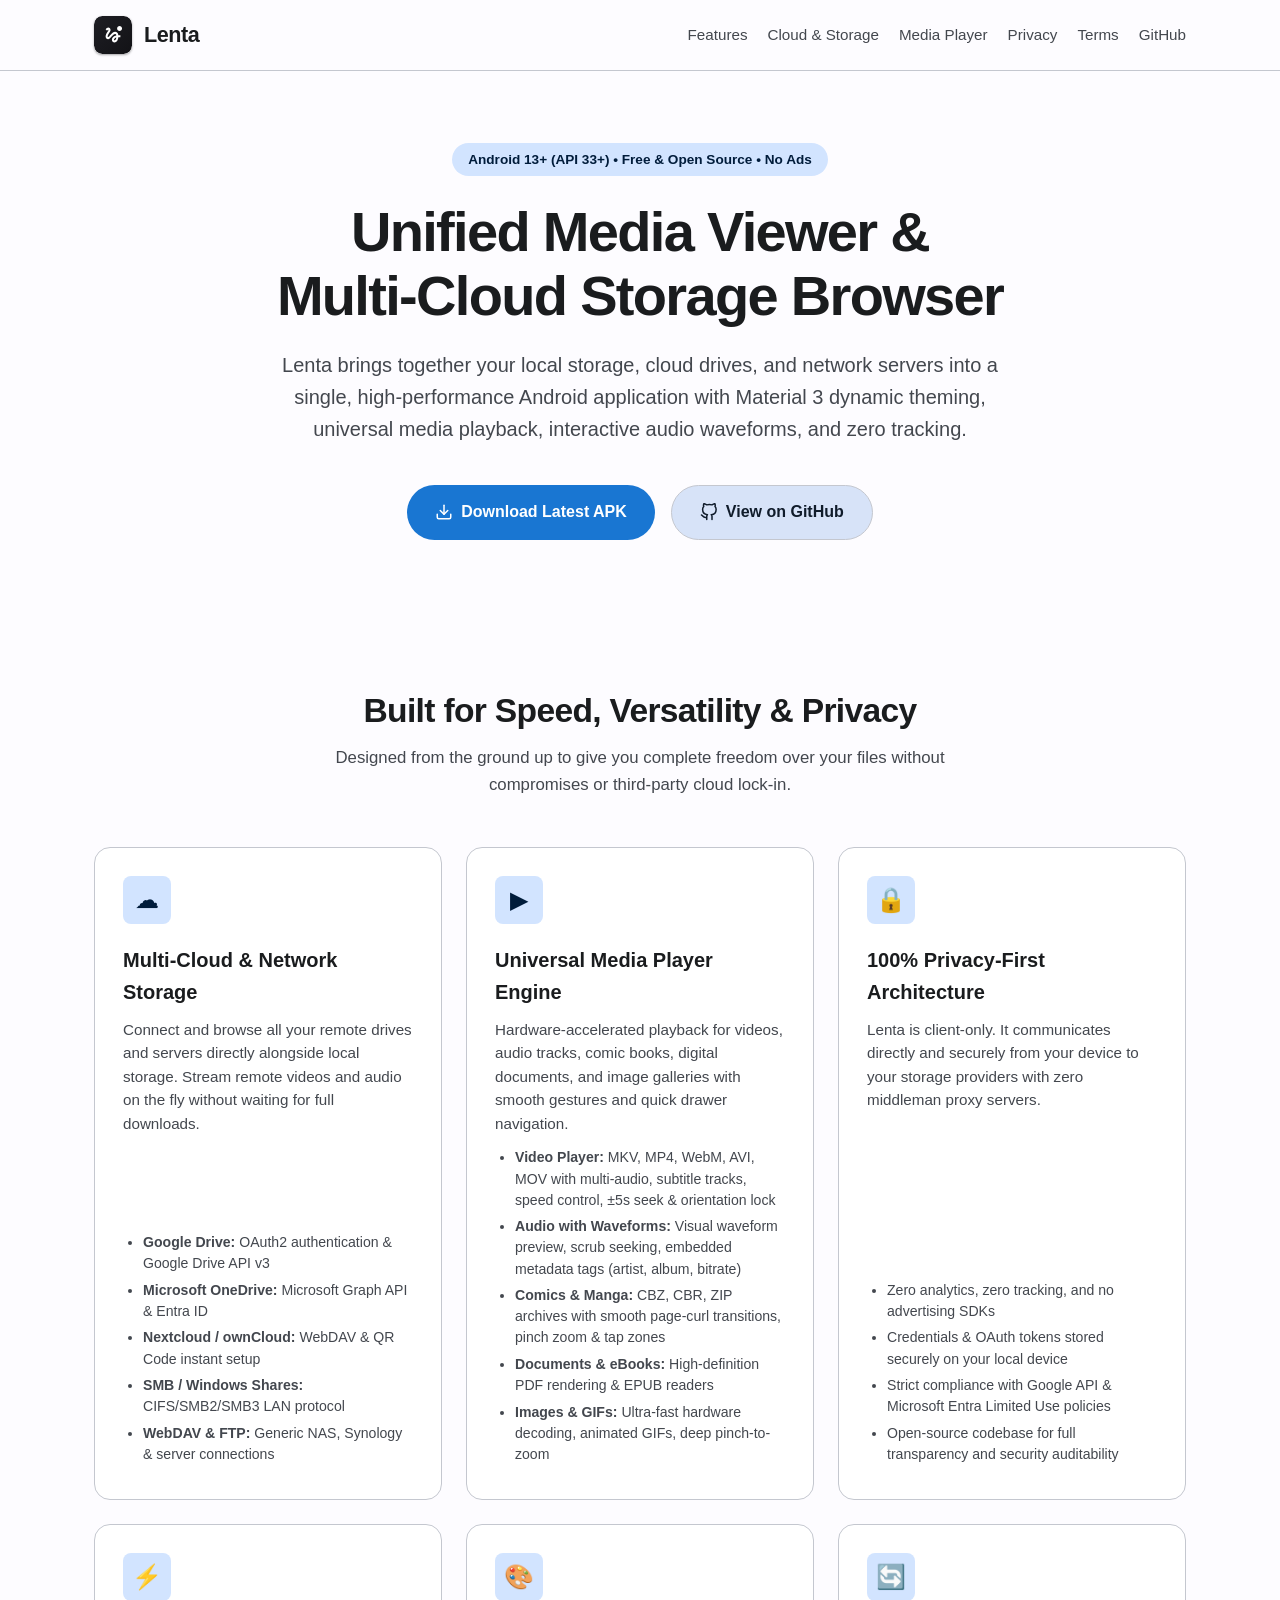
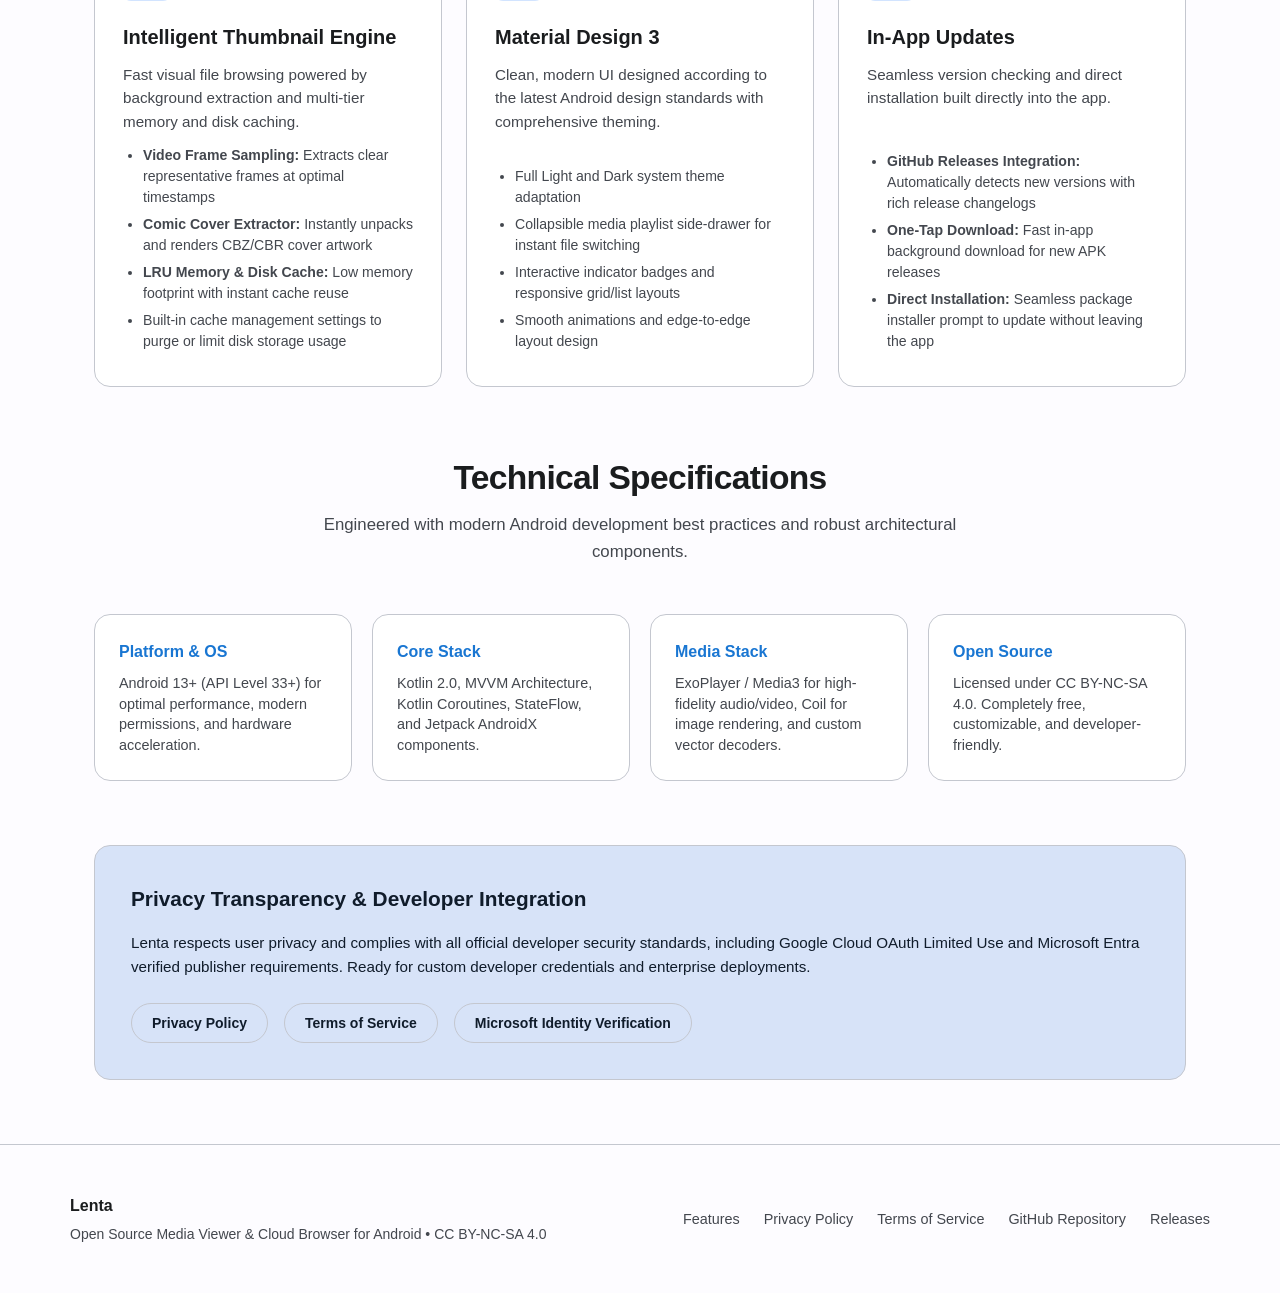
<file: index.html>
<!DOCTYPE html>
<html lang="en">
<head>
    <meta charset="UTF-8">
    <meta name="viewport" content="width=device-width, initial-scale=1.0">
    <meta name="google-site-verification" content="ZtHjuldc7rMnnBgxdYXIUR3T93fmiuFQ7Y9afFkG1KY" />
    <meta name="description" content="Lenta - Modern, privacy-first media viewer and multi-cloud storage browser for Android. Stream video, audio with waveforms, CBZ comics, PDFs, and browse Google Drive, OneDrive, Nextcloud, SMB, WebDAV, FTP.">
    <meta name="theme-color" content="#1976d2">
    
    <!-- App Icons & Favicon -->
    <link rel="icon" type="image/svg+xml" href=".gh_pages/icon.svg">
    <link rel="apple-touch-icon" href=".gh_pages/icon.svg">
    
    <title>Lenta - Modern Media Viewer & Multi-Cloud Browser for Android</title>
    
    <!-- Stylesheet -->
    <link rel="stylesheet" href=".gh_pages/styles.css">
</head>
<body>
    <header>
        <nav class="nav-container">
            <a href="index.html" class="brand">
                <img src=".gh_pages/icon.svg" alt="Lenta App Icon" class="brand-icon">
                <span>Lenta</span>
            </a>
            <ul class="nav-links">
                <li><a href="#features">Features</a></li>
                <li><a href="#storage">Cloud & Storage</a></li>
                <li><a href="#media">Media Player</a></li>
                <li><a href="privacy.html">Privacy</a></li>
                <li><a href="terms.html">Terms</a></li>
                <li><a href="https://github.com/lvsovoy/lenta" target="_blank" rel="noopener">GitHub</a></li>
            </ul>
        </nav>
    </header>

    <main>
        <!-- Hero Section -->
        <section class="hero">
            <div class="hero-badge">Android 13+ (API 33+) &bull; Free & Open Source &bull; No Ads</div>
            <h1>Unified Media Viewer &amp;<br>Multi-Cloud Storage Browser</h1>
            <p>Lenta brings together your local storage, cloud drives, and network servers into a single, high-performance Android application with Material 3 dynamic theming, universal media playback, interactive audio waveforms, and zero tracking.</p>
            <div class="cta-buttons">
                <a href="https://github.com/lvsovoy/lenta/releases/latest" class="btn btn-primary" target="_blank" rel="noopener">
                    <svg width="18" height="18" viewBox="0 0 24 24" fill="none" stroke="currentColor" stroke-width="2" stroke-linecap="round" stroke-linejoin="round"><path d="M21 15v4a2 2 0 0 1-2 2H5a2 2 0 0 1-2-2v-4"></path><polyline points="7 10 12 15 17 10"></polyline><line x1="12" y1="15" x2="12" y2="3"></line></svg>
                    Download Latest APK
                </a>
                <a href="https://github.com/lvsovoy/lenta" class="btn btn-secondary" target="_blank" rel="noopener">
                    <svg width="18" height="18" viewBox="0 0 24 24" fill="none" stroke="currentColor" stroke-width="2" stroke-linecap="round" stroke-linejoin="round"><path d="M9 19c-5 1.5-5-2.5-7-3m14 6v-3.87a3.37 3.37 0 0 0-.94-2.61c3.14-.35 6.44-1.54 6.44-7A5.44 5.44 0 0 0 20 4.77 5.07 5.07 0 0 0 19.91 1S18.73.65 16 2.48a13.38 13.38 0 0 0-7 0C6.27.65 5.09 1 5.09 1A5.07 5.07 0 0 0 5 4.77a5.44 5.44 0 0 0-1.5 3.78c0 5.42 3.3 6.61 6.44 7A3.37 3.37 0 0 0 9 18.13V22"></path></svg>
                    View on GitHub
                </a>
            </div>
        </section>

        <!-- Core App Features Grid -->
        <section class="features" id="features">
            <div class="section-title">
                <h2>Built for Speed, Versatility &amp; Privacy</h2>
                <p>Designed from the ground up to give you complete freedom over your files without compromises or third-party cloud lock-in.</p>
            </div>
            <div class="grid">
                <!-- Card 1: Multi-Cloud -->
                <div class="card" id="storage">
                    <div class="card-icon">&#9729;</div>
                    <h3>Multi-Cloud &amp; Network Storage</h3>
                    <p>Connect and browse all your remote drives and servers directly alongside local storage. Stream remote videos and audio on the fly without waiting for full downloads.</p>
                    <ul>
                        <li><strong>Google Drive:</strong> OAuth2 authentication &amp; Google Drive API v3</li>
                        <li><strong>Microsoft OneDrive:</strong> Microsoft Graph API &amp; Entra ID</li>
                        <li><strong>Nextcloud / ownCloud:</strong> WebDAV &amp; QR Code instant setup</li>
                        <li><strong>SMB / Windows Shares:</strong> CIFS/SMB2/SMB3 LAN protocol</li>
                        <li><strong>WebDAV &amp; FTP:</strong> Generic NAS, Synology &amp; server connections</li>
                    </ul>
                </div>

                <!-- Card 2: Universal Media Engine -->
                <div class="card" id="media">
                    <div class="card-icon">&#9654;</div>
                    <h3>Universal Media Player Engine</h3>
                    <p>Hardware-accelerated playback for videos, audio tracks, comic books, digital documents, and image galleries with smooth gestures and quick drawer navigation.</p>
                    <ul>
                        <li><strong>Video Player:</strong> MKV, MP4, WebM, AVI, MOV with multi-audio, subtitle tracks, speed control, ±5s seek &amp; orientation lock</li>
                        <li><strong>Audio with Waveforms:</strong> Visual waveform preview, scrub seeking, embedded metadata tags (artist, album, bitrate)</li>
                        <li><strong>Comics &amp; Manga:</strong> CBZ, CBR, ZIP archives with smooth page-curl transitions, pinch zoom &amp; tap zones</li>
                        <li><strong>Documents &amp; eBooks:</strong> High-definition PDF rendering &amp; EPUB readers</li>
                        <li><strong>Images &amp; GIFs:</strong> Ultra-fast hardware decoding, animated GIFs, deep pinch-to-zoom</li>
                    </ul>
                </div>

                <!-- Card 3: Privacy Architecture -->
                <div class="card">
                    <div class="card-icon">&#128274;</div>
                    <h3>100% Privacy-First Architecture</h3>
                    <p>Lenta is client-only. It communicates directly and securely from your device to your storage providers with zero middleman proxy servers.</p>
                    <ul>
                        <li>Zero analytics, zero tracking, and no advertising SDKs</li>
                        <li>Credentials &amp; OAuth tokens stored securely on your local device</li>
                        <li>Strict compliance with Google API &amp; Microsoft Entra Limited Use policies</li>
                        <li>Open-source codebase for full transparency and security auditability</li>
                    </ul>
                </div>

                <!-- Card 4: Smart Thumbnails -->
                <div class="card">
                    <div class="card-icon">&#9889;</div>
                    <h3>Intelligent Thumbnail Engine</h3>
                    <p>Fast visual file browsing powered by background extraction and multi-tier memory and disk caching.</p>
                    <ul>
                        <li><strong>Video Frame Sampling:</strong> Extracts clear representative frames at optimal timestamps</li>
                        <li><strong>Comic Cover Extractor:</strong> Instantly unpacks and renders CBZ/CBR cover artwork</li>
                        <li><strong>LRU Memory &amp; Disk Cache:</strong> Low memory footprint with instant cache reuse</li>
                        <li>Built-in cache management settings to purge or limit disk storage usage</li>
                    </ul>
                </div>

                <!-- Card 5: Material Design 3 -->
                <div class="card">
                    <div class="card-icon">&#127912;</div>
                    <h3>Material Design 3</h3>
                    <p>Clean, modern UI designed according to the latest Android design standards with comprehensive theming.</p>
                    <ul>
                        <li>Full Light and Dark system theme adaptation</li>
                        <li>Collapsible media playlist side-drawer for instant file switching</li>
                        <li>Interactive indicator badges and responsive grid/list layouts</li>
                        <li>Smooth animations and edge-to-edge layout design</li>
                    </ul>
                </div>

                <!-- Card 6: In-App Updates -->
                <div class="card">
                    <div class="card-icon">&#128260;</div>
                    <h3>In-App Updates</h3>
                    <p>Seamless version checking and direct installation built directly into the app.</p>
                    <ul>
                        <li><strong>GitHub Releases Integration:</strong> Automatically detects new versions with rich release changelogs</li>
                        <li><strong>One-Tap Download:</strong> Fast in-app background download for new APK releases</li>
                        <li><strong>Direct Installation:</strong> Seamless package installer prompt to update without leaving the app</li>
                    </ul>
                </div>
            </div>
        </section>

        <!-- Technical Specifications Section -->
        <section class="specs-section">
            <div class="section-title">
                <h2>Technical Specifications</h2>
                <p>Engineered with modern Android development best practices and robust architectural components.</p>
            </div>
            <div class="specs-grid">
                <div class="spec-box">
                    <h4>Platform &amp; OS</h4>
                    <p>Android 13+ (API Level 33+) for optimal performance, modern permissions, and hardware acceleration.</p>
                </div>
                <div class="spec-box">
                    <h4>Core Stack</h4>
                    <p>Kotlin 2.0, MVVM Architecture, Kotlin Coroutines, StateFlow, and Jetpack AndroidX components.</p>
                </div>
                <div class="spec-box">
                    <h4>Media Stack</h4>
                    <p>ExoPlayer / Media3 for high-fidelity audio/video, Coil for image rendering, and custom vector decoders.</p>
                </div>
                <div class="spec-box">
                    <h4>Open Source</h4>
                    <p>Licensed under CC BY-NC-SA 4.0. Completely free, customizable, and developer-friendly.</p>
                </div>
            </div>
        </section>

        <!-- Compliance & Legal Banner -->
        <section class="compliance-banner">
            <div class="banner-inner">
                <h3>Privacy Transparency &amp; Developer Integration</h3>
                <p>Lenta respects user privacy and complies with all official developer security standards, including Google Cloud OAuth Limited Use and Microsoft Entra verified publisher requirements. Ready for custom developer credentials and enterprise deployments.</p>
                <div class="banner-links">
                    <a href="privacy.html" class="btn btn-secondary" style="font-size: 0.875rem; padding: 0.5rem 1.25rem;">Privacy Policy</a>
                    <a href="terms.html" class="btn btn-secondary" style="font-size: 0.875rem; padding: 0.5rem 1.25rem;">Terms of Service</a>
                    <a href=".well-known/microsoft-identity-association.json" class="btn btn-secondary" style="font-size: 0.875rem; padding: 0.5rem 1.25rem;" target="_blank">Microsoft Identity Verification</a>
                </div>
            </div>
        </section>
    </main>

    <footer>
        <div class="footer-container">
            <div class="footer-left">
                <strong>Lenta</strong>
                <p>Open Source Media Viewer &amp; Cloud Browser for Android &bull; CC BY-NC-SA 4.0</p>
            </div>
            <ul class="footer-links">
                <li><a href="#features">Features</a></li>
                <li><a href="privacy.html">Privacy Policy</a></li>
                <li><a href="terms.html">Terms of Service</a></li>
                <li><a href="https://github.com/lvsovoy/lenta" target="_blank" rel="noopener">GitHub Repository</a></li>
                <li><a href="https://github.com/lvsovoy/lenta/releases" target="_blank" rel="noopener">Releases</a></li>
            </ul>
        </div>
    </footer>
</body>
</html>
</file>
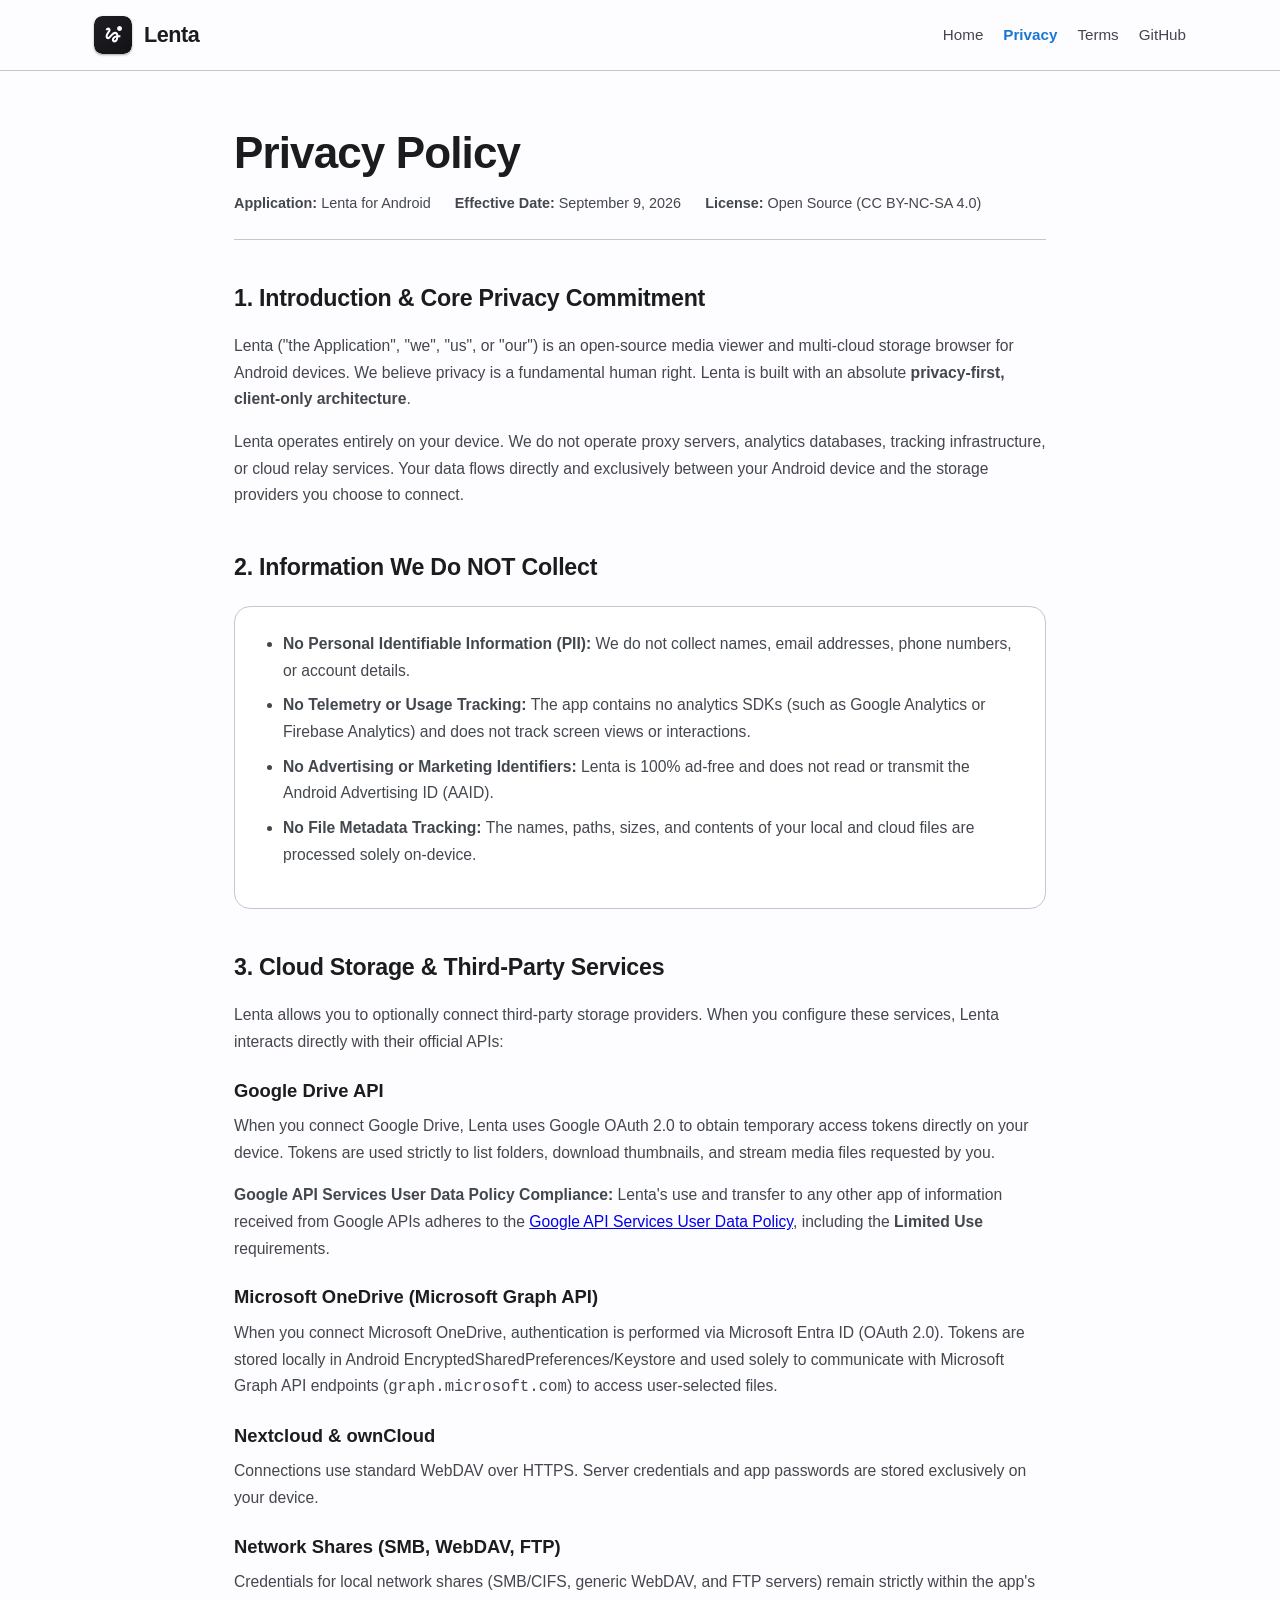
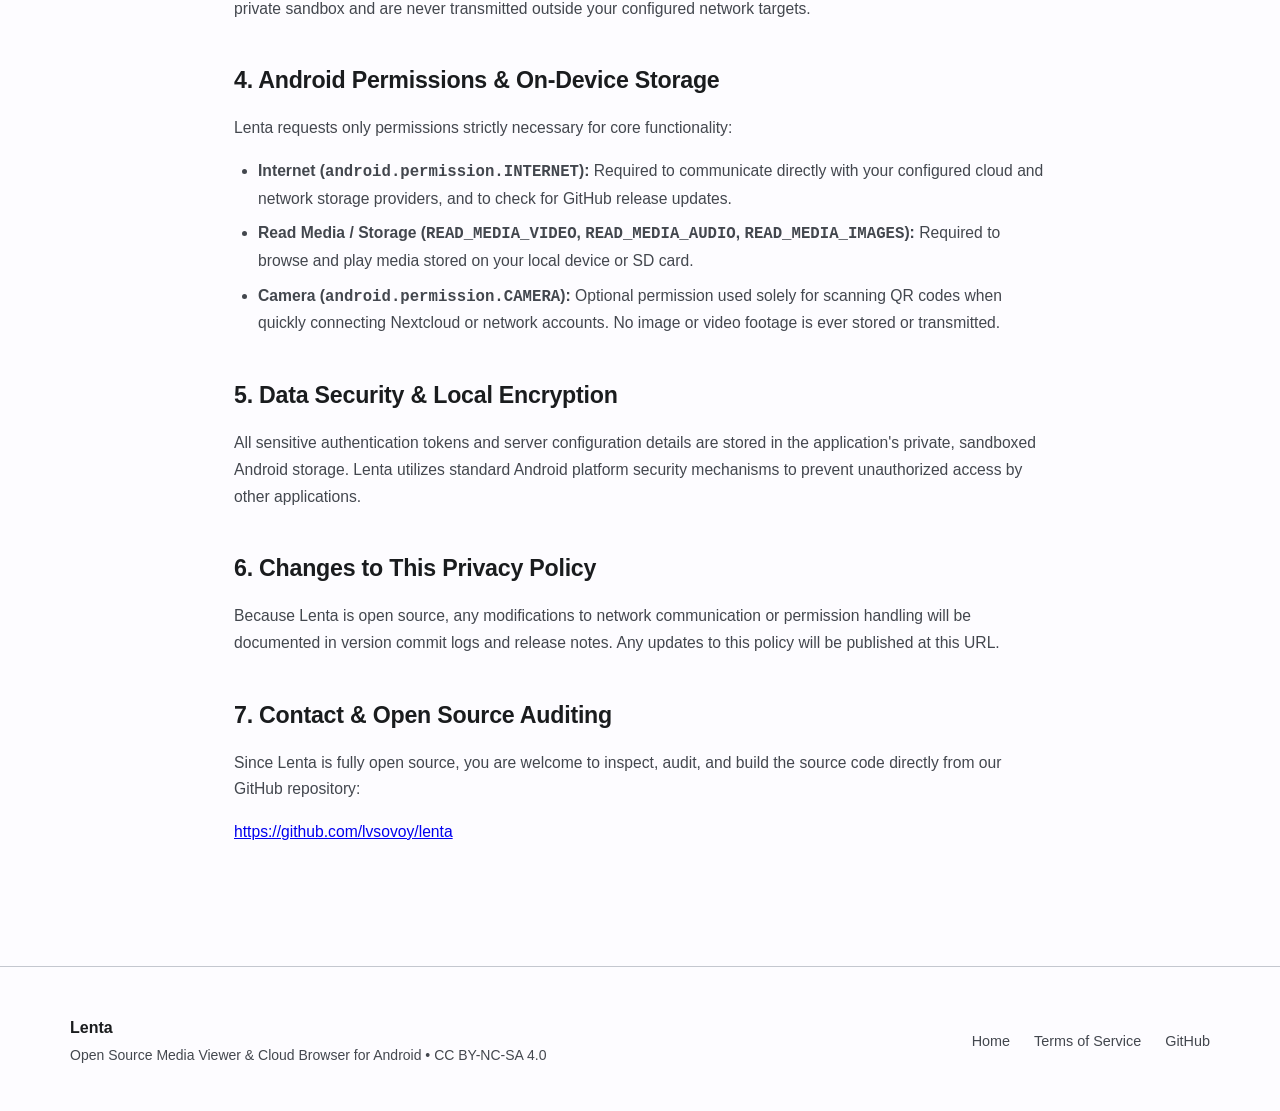
<file: privacy.html>
<!DOCTYPE html>
<html lang="en">
<head>
    <meta charset="UTF-8">
    <meta name="viewport" content="width=device-width, initial-scale=1.0">
    <meta name="description" content="Privacy Policy for Lenta - Android Media Viewer & Cloud File Browser">
    <meta name="theme-color" content="#1976d2">
    
    <!-- App Icons & Favicon -->
    <link rel="icon" type="image/svg+xml" href=".gh_pages/icon.svg">
    <link rel="apple-touch-icon" href=".gh_pages/icon.svg">
    
    <title>Privacy Policy - Lenta</title>
    
    <!-- Stylesheet -->
    <link rel="stylesheet" href=".gh_pages/styles.css">
</head>
<body>
    <header>
        <nav class="nav-container">
            <a href="index.html" class="brand">
                <img src=".gh_pages/icon.svg" alt="Lenta App Icon" class="brand-icon">
                <span>Lenta</span>
            </a>
            <ul class="nav-links">
                <li><a href="index.html">Home</a></li>
                <li><a href="privacy.html" style="color: var(--md-sys-color-primary); font-weight: 700;">Privacy</a></li>
                <li><a href="terms.html">Terms</a></li>
                <li><a href="https://github.com/lvsovoy/lenta" target="_blank" rel="noopener">GitHub</a></li>
            </ul>
        </nav>
    </header>

    <main class="legal-main">
        <div class="legal-header">
            <h1>Privacy Policy</h1>
            <div class="legal-meta">
                <span><strong>Application:</strong> Lenta for Android</span>
                <span><strong>Effective Date:</strong> September 9, 2026</span>
                <span><strong>License:</strong> Open Source (CC BY-NC-SA 4.0)</span>
            </div>
        </div>

        <div class="legal-section">
            <h2>1. Introduction &amp; Core Privacy Commitment</h2>
            <p>Lenta ("the Application", "we", "us", or "our") is an open-source media viewer and multi-cloud storage browser for Android devices. We believe privacy is a fundamental human right. Lenta is built with an absolute <strong>privacy-first, client-only architecture</strong>.</p>
            <p>Lenta operates entirely on your device. We do not operate proxy servers, analytics databases, tracking infrastructure, or cloud relay services. Your data flows directly and exclusively between your Android device and the storage providers you choose to connect.</p>
        </div>

        <div class="legal-section">
            <h2>2. Information We Do NOT Collect</h2>
            <div class="legal-card">
                <ul>
                    <li><strong>No Personal Identifiable Information (PII):</strong> We do not collect names, email addresses, phone numbers, or account details.</li>
                    <li><strong>No Telemetry or Usage Tracking:</strong> The app contains no analytics SDKs (such as Google Analytics or Firebase Analytics) and does not track screen views or interactions.</li>
                    <li><strong>No Advertising or Marketing Identifiers:</strong> Lenta is 100% ad-free and does not read or transmit the Android Advertising ID (AAID).</li>
                    <li><strong>No File Metadata Tracking:</strong> The names, paths, sizes, and contents of your local and cloud files are processed solely on-device.</li>
                </ul>
            </div>
        </div>

        <div class="legal-section">
            <h2>3. Cloud Storage &amp; Third-Party Services</h2>
            <p>Lenta allows you to optionally connect third-party storage providers. When you configure these services, Lenta interacts directly with their official APIs:</p>
            
            <h3>Google Drive API</h3>
            <p>When you connect Google Drive, Lenta uses Google OAuth 2.0 to obtain temporary access tokens directly on your device. Tokens are used strictly to list folders, download thumbnails, and stream media files requested by you.</p>
            <p><strong>Google API Services User Data Policy Compliance:</strong> Lenta's use and transfer to any other app of information received from Google APIs adheres to the <a href="https://developers.google.com/terms/api-services-user-data-policy" target="_blank" rel="noopener">Google API Services User Data Policy</a>, including the <strong>Limited Use</strong> requirements.</p>

            <h3>Microsoft OneDrive (Microsoft Graph API)</h3>
            <p>When you connect Microsoft OneDrive, authentication is performed via Microsoft Entra ID (OAuth 2.0). Tokens are stored locally in Android EncryptedSharedPreferences/Keystore and used solely to communicate with Microsoft Graph API endpoints (<code>graph.microsoft.com</code>) to access user-selected files.</p>

            <h3>Nextcloud &amp; ownCloud</h3>
            <p>Connections use standard WebDAV over HTTPS. Server credentials and app passwords are stored exclusively on your device.</p>

            <h3>Network Shares (SMB, WebDAV, FTP)</h3>
            <p>Credentials for local network shares (SMB/CIFS, generic WebDAV, and FTP servers) remain strictly within the app's private sandbox and are never transmitted outside your configured network targets.</p>
        </div>

        <div class="legal-section">
            <h2>4. Android Permissions &amp; On-Device Storage</h2>
            <p>Lenta requests only permissions strictly necessary for core functionality:</p>
            <ul>
                <li><strong>Internet (<code>android.permission.INTERNET</code>):</strong> Required to communicate directly with your configured cloud and network storage providers, and to check for GitHub release updates.</li>
                <li><strong>Read Media / Storage (<code>READ_MEDIA_VIDEO</code>, <code>READ_MEDIA_AUDIO</code>, <code>READ_MEDIA_IMAGES</code>):</strong> Required to browse and play media stored on your local device or SD card.</li>
                <li><strong>Camera (<code>android.permission.CAMERA</code>):</strong> Optional permission used solely for scanning QR codes when quickly connecting Nextcloud or network accounts. No image or video footage is ever stored or transmitted.</li>
            </ul>
        </div>

        <div class="legal-section">
            <h2>5. Data Security &amp; Local Encryption</h2>
            <p>All sensitive authentication tokens and server configuration details are stored in the application's private, sandboxed Android storage. Lenta utilizes standard Android platform security mechanisms to prevent unauthorized access by other applications.</p>
        </div>

        <div class="legal-section">
            <h2>6. Changes to This Privacy Policy</h2>
            <p>Because Lenta is open source, any modifications to network communication or permission handling will be documented in version commit logs and release notes. Any updates to this policy will be published at this URL.</p>
        </div>

        <div class="legal-section">
            <h2>7. Contact &amp; Open Source Auditing</h2>
            <p>Since Lenta is fully open source, you are welcome to inspect, audit, and build the source code directly from our GitHub repository:</p>
            <p><a href="https://github.com/lvsovoy/lenta" target="_blank" rel="noopener">https://github.com/lvsovoy/lenta</a></p>
        </div>
    </main>

    <footer>
        <div class="footer-container">
            <div class="footer-left">
                <strong>Lenta</strong>
                <p>Open Source Media Viewer &amp; Cloud Browser for Android &bull; CC BY-NC-SA 4.0</p>
            </div>
            <ul class="footer-links">
                <li><a href="index.html">Home</a></li>
                <li><a href="terms.html">Terms of Service</a></li>
                <li><a href="https://github.com/lvsovoy/lenta" target="_blank" rel="noopener">GitHub</a></li>
            </ul>
        </div>
    </footer>
</body>
</html>
</file>
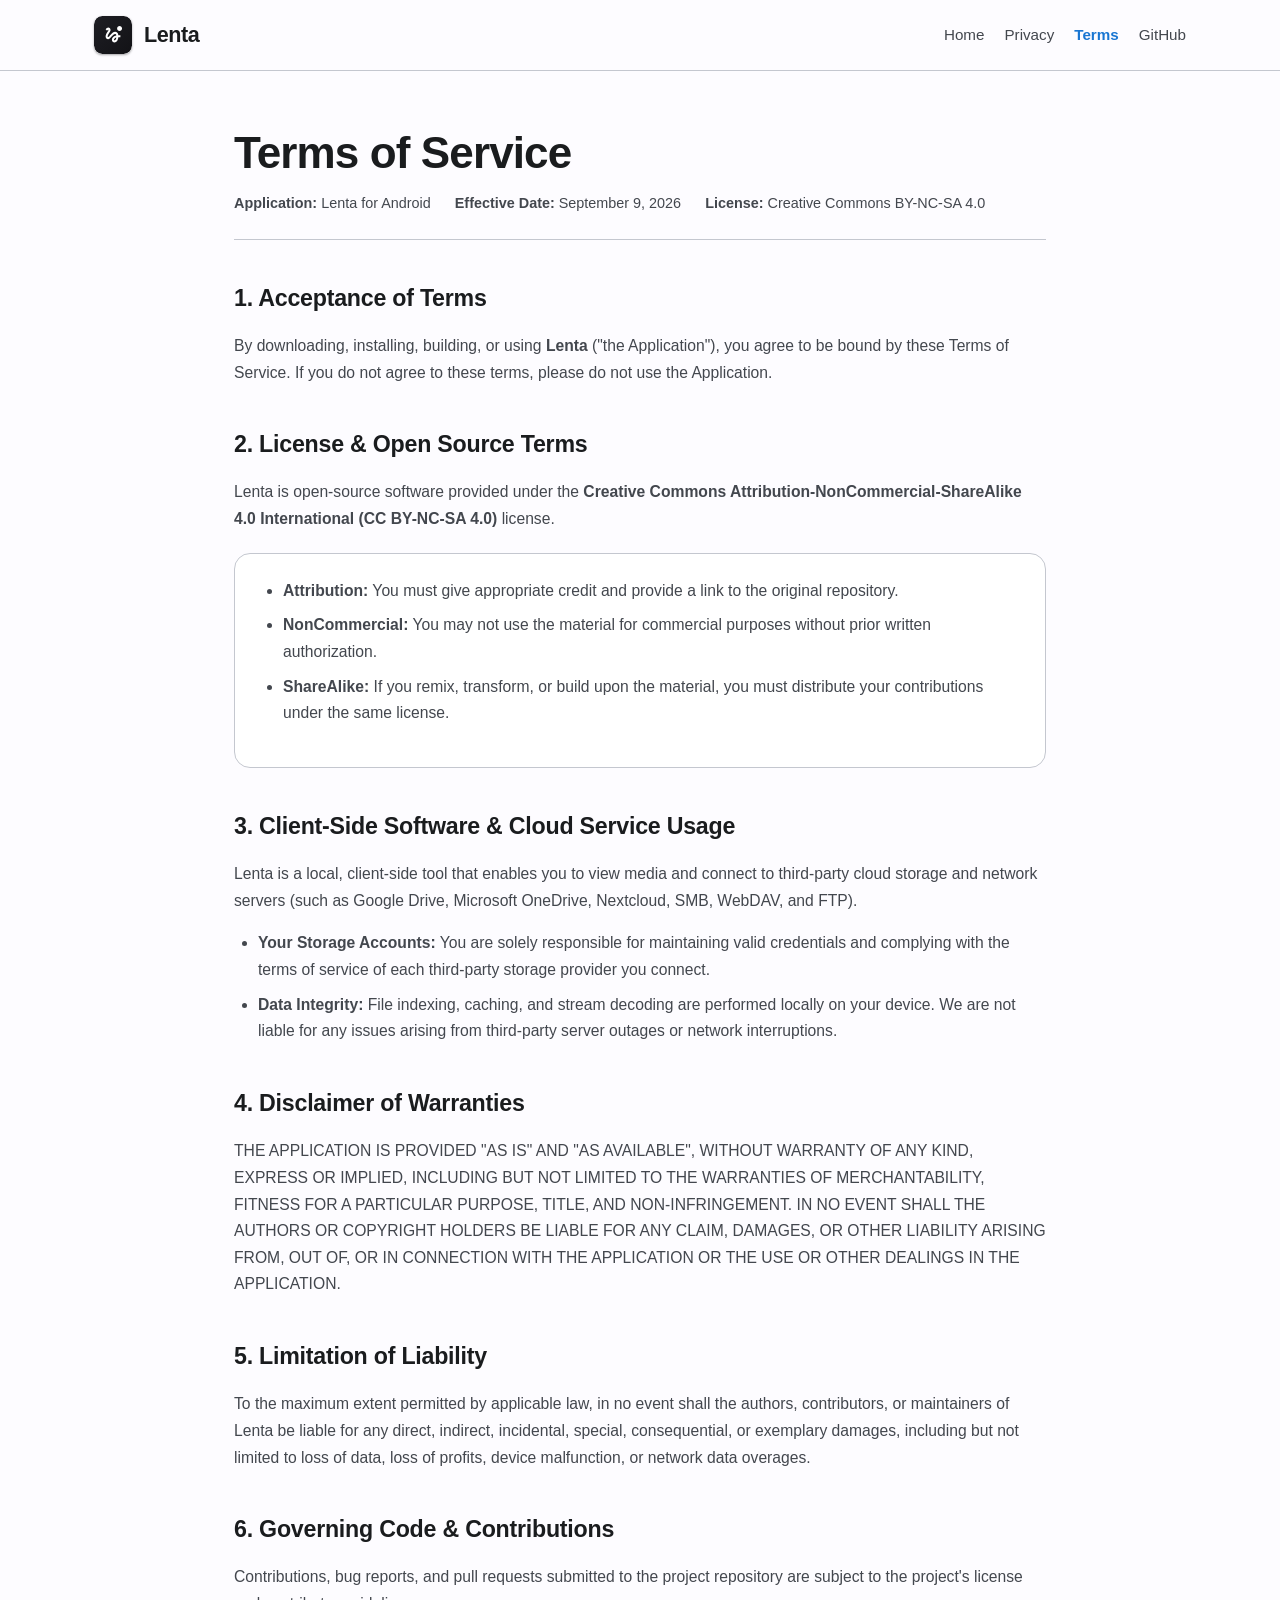
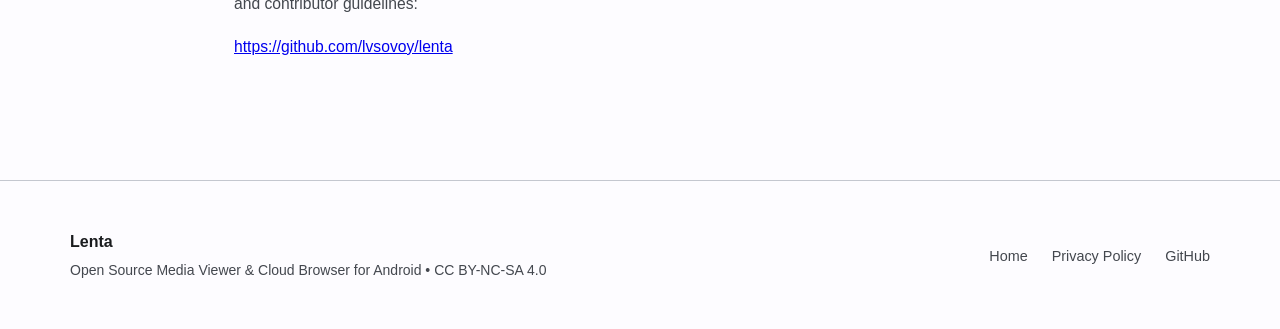
<file: terms.html>
<!DOCTYPE html>
<html lang="en">
<head>
    <meta charset="UTF-8">
    <meta name="viewport" content="width=device-width, initial-scale=1.0">
    <meta name="description" content="Terms of Service for Lenta - Android Media Viewer & Cloud File Browser">
    <meta name="theme-color" content="#1976d2">
    
    <!-- App Icons & Favicon -->
    <link rel="icon" type="image/svg+xml" href=".gh_pages/icon.svg">
    <link rel="apple-touch-icon" href=".gh_pages/icon.svg">
    
    <title>Terms of Service - Lenta</title>
    
    <!-- Stylesheet -->
    <link rel="stylesheet" href=".gh_pages/styles.css">
</head>
<body>
    <header>
        <nav class="nav-container">
            <a href="index.html" class="brand">
                <img src=".gh_pages/icon.svg" alt="Lenta App Icon" class="brand-icon">
                <span>Lenta</span>
            </a>
            <ul class="nav-links">
                <li><a href="index.html">Home</a></li>
                <li><a href="privacy.html">Privacy</a></li>
                <li><a href="terms.html" style="color: var(--md-sys-color-primary); font-weight: 700;">Terms</a></li>
                <li><a href="https://github.com/lvsovoy/lenta" target="_blank" rel="noopener">GitHub</a></li>
            </ul>
        </nav>
    </header>

    <main class="legal-main">
        <div class="legal-header">
            <h1>Terms of Service</h1>
            <div class="legal-meta">
                <span><strong>Application:</strong> Lenta for Android</span>
                <span><strong>Effective Date:</strong> September 9, 2026</span>
                <span><strong>License:</strong> Creative Commons BY-NC-SA 4.0</span>
            </div>
        </div>

        <div class="legal-section">
            <h2>1. Acceptance of Terms</h2>
            <p>By downloading, installing, building, or using <strong>Lenta</strong> ("the Application"), you agree to be bound by these Terms of Service. If you do not agree to these terms, please do not use the Application.</p>
        </div>

        <div class="legal-section">
            <h2>2. License &amp; Open Source Terms</h2>
            <p>Lenta is open-source software provided under the <strong>Creative Commons Attribution-NonCommercial-ShareAlike 4.0 International (CC BY-NC-SA 4.0)</strong> license.</p>
            <div class="legal-card">
                <ul>
                    <li><strong>Attribution:</strong> You must give appropriate credit and provide a link to the original repository.</li>
                    <li><strong>NonCommercial:</strong> You may not use the material for commercial purposes without prior written authorization.</li>
                    <li><strong>ShareAlike:</strong> If you remix, transform, or build upon the material, you must distribute your contributions under the same license.</li>
                </ul>
            </div>
        </div>

        <div class="legal-section">
            <h2>3. Client-Side Software &amp; Cloud Service Usage</h2>
            <p>Lenta is a local, client-side tool that enables you to view media and connect to third-party cloud storage and network servers (such as Google Drive, Microsoft OneDrive, Nextcloud, SMB, WebDAV, and FTP).</p>
            <ul>
                <li><strong>Your Storage Accounts:</strong> You are solely responsible for maintaining valid credentials and complying with the terms of service of each third-party storage provider you connect.</li>
                <li><strong>Data Integrity:</strong> File indexing, caching, and stream decoding are performed locally on your device. We are not liable for any issues arising from third-party server outages or network interruptions.</li>
            </ul>
        </div>

        <div class="legal-section">
            <h2>4. Disclaimer of Warranties</h2>
            <p>THE APPLICATION IS PROVIDED "AS IS" AND "AS AVAILABLE", WITHOUT WARRANTY OF ANY KIND, EXPRESS OR IMPLIED, INCLUDING BUT NOT LIMITED TO THE WARRANTIES OF MERCHANTABILITY, FITNESS FOR A PARTICULAR PURPOSE, TITLE, AND NON-INFRINGEMENT. IN NO EVENT SHALL THE AUTHORS OR COPYRIGHT HOLDERS BE LIABLE FOR ANY CLAIM, DAMAGES, OR OTHER LIABILITY ARISING FROM, OUT OF, OR IN CONNECTION WITH THE APPLICATION OR THE USE OR OTHER DEALINGS IN THE APPLICATION.</p>
        </div>

        <div class="legal-section">
            <h2>5. Limitation of Liability</h2>
            <p>To the maximum extent permitted by applicable law, in no event shall the authors, contributors, or maintainers of Lenta be liable for any direct, indirect, incidental, special, consequential, or exemplary damages, including but not limited to loss of data, loss of profits, device malfunction, or network data overages.</p>
        </div>

        <div class="legal-section">
            <h2>6. Governing Code &amp; Contributions</h2>
            <p>Contributions, bug reports, and pull requests submitted to the project repository are subject to the project's license and contributor guidelines:</p>
            <p><a href="https://github.com/lvsovoy/lenta" target="_blank" rel="noopener">https://github.com/lvsovoy/lenta</a></p>
        </div>
    </main>

    <footer>
        <div class="footer-container">
            <div class="footer-left">
                <strong>Lenta</strong>
                <p>Open Source Media Viewer &amp; Cloud Browser for Android &bull; CC BY-NC-SA 4.0</p>
            </div>
            <ul class="footer-links">
                <li><a href="index.html">Home</a></li>
                <li><a href="privacy.html">Privacy Policy</a></li>
                <li><a href="https://github.com/lvsovoy/lenta" target="_blank" rel="noopener">GitHub</a></li>
            </ul>
        </div>
    </footer>
</body>
</html>
</file>
<file: .gh_pages/styles.css>
:root {
    --md-sys-color-primary: #1976d2;
    --md-sys-color-on-primary: #ffffff;
    --md-sys-color-primary-container: #d2e4ff;
    --md-sys-color-on-primary-container: #001c3b;
    --md-sys-color-secondary: #535f70;
    --md-sys-color-on-secondary: #ffffff;
    --md-sys-color-secondary-container: #d7e3f8;
    --md-sys-color-on-secondary-container: #101c2b;
    --md-sys-color-tertiary: #6b5778;
    --md-sys-color-tertiary-container: #f3daff;
    --md-sys-color-on-tertiary-container: #251432;
    --md-sys-color-surface: #fdfcff;
    --md-sys-color-on-surface: #1a1c1e;
    --md-sys-color-surface-variant: #e0e2ec;
    --md-sys-color-on-surface-variant: #43474e;
    --md-sys-color-outline: #73777f;
    --md-sys-color-outline-variant: #c4c7cf;
    --md-sys-color-background: #fdfcff;
    --md-sys-color-on-background: #1a1c1e;
    --md-sys-color-card: #ffffff;
    --shadow-sm: 0 1px 3px rgba(0,0,0,0.12), 0 1px 2px rgba(0,0,0,0.24);
    --shadow-md: 0 4px 6px -1px rgba(0,0,0,0.1), 0 2px 4px -1px rgba(0,0,0,0.06);
    --shadow-lg: 0 10px 15px -3px rgba(0,0,0,0.1), 0 4px 6px -2px rgba(0,0,0,0.05);
    --radius-sm: 8px;
    --radius-md: 16px;
    --radius-lg: 24px;
    --radius-full: 9999px;
}

@media (prefers-color-scheme: dark) {
    :root {
        --md-sys-color-primary: #9ecaff;
        --md-sys-color-on-primary: #003258;
        --md-sys-color-primary-container: #00497d;
        --md-sys-color-on-primary-container: #d2e4ff;
        --md-sys-color-secondary: #bbc7db;
        --md-sys-color-on-secondary: #253140;
        --md-sys-color-secondary-container: #3c4858;
        --md-sys-color-on-secondary-container: #d7e3f8;
        --md-sys-color-tertiary: #d7bee4;
        --md-sys-color-tertiary-container: #534060;
        --md-sys-color-on-tertiary-container: #f3daff;
        --md-sys-color-surface: #1a1c1e;
        --md-sys-color-on-surface: #e2e2e6;
        --md-sys-color-surface-variant: #43474e;
        --md-sys-color-on-surface-variant: #c4c7cf;
        --md-sys-color-outline: #8d9199;
        --md-sys-color-outline-variant: #43474e;
        --md-sys-color-background: #121316;
        --md-sys-color-on-background: #e2e2e6;
        --md-sys-color-card: #1e2023;
        --shadow-sm: 0 1px 3px rgba(0,0,0,0.3);
        --shadow-md: 0 4px 6px rgba(0,0,0,0.4);
        --shadow-lg: 0 10px 20px rgba(0,0,0,0.5);
    }
}

* {
    box-sizing: border-box;
    margin: 0;
    padding: 0;
}

body {
    font-family: -apple-system, BlinkMacSystemFont, "Segoe UI", Roboto, Helvetica, Arial, sans-serif;
    background-color: var(--md-sys-color-background);
    color: var(--md-sys-color-on-background);
    line-height: 1.6;
    -webkit-font-smoothing: antialiased;
}

header {
    border-bottom: 1px solid var(--md-sys-color-outline-variant);
    position: sticky;
    top: 0;
    background: var(--md-sys-color-background);
    backdrop-filter: blur(8px);
    z-index: 100;
}

.nav-container {
    max-width: 1140px;
    margin: 0 auto;
    padding: 1rem 1.5rem;
    display: flex;
    justify-content: space-between;
    align-items: center;
}

.brand {
    display: flex;
    align-items: center;
    gap: 0.75rem;
    text-decoration: none;
    color: var(--md-sys-color-on-background);
    font-size: 1.35rem;
    font-weight: 700;
    letter-spacing: -0.02em;
}

.brand-icon {
    width: 38px;
    height: 38px;
    border-radius: var(--radius-sm);
    display: block;
    object-fit: contain;
    box-shadow: var(--shadow-sm);
}

.nav-links {
    display: flex;
    align-items: center;
    gap: 1.25rem;
    list-style: none;
}

.nav-links a {
    text-decoration: none;
    color: var(--md-sys-color-on-surface-variant);
    font-weight: 500;
    font-size: 0.95rem;
    transition: color 0.2s ease;
}

.nav-links a:hover {
    color: var(--md-sys-color-primary);
}

.hero {
    max-width: 1140px;
    margin: 0 auto;
    padding: 4.5rem 1.5rem 3rem;
    text-align: center;
}

.hero-badge {
    display: inline-flex;
    align-items: center;
    gap: 0.5rem;
    background: var(--md-sys-color-primary-container);
    color: var(--md-sys-color-on-primary-container);
    padding: 0.35rem 1rem;
    border-radius: var(--radius-full);
    font-size: 0.85rem;
    font-weight: 600;
    margin-bottom: 1.5rem;
}

.hero h1 {
    font-size: clamp(2.2rem, 5vw, 3.5rem);
    font-weight: 800;
    line-height: 1.15;
    letter-spacing: -0.03em;
    margin-bottom: 1.25rem;
}

.hero p {
    font-size: clamp(1.05rem, 2vw, 1.25rem);
    color: var(--md-sys-color-on-surface-variant);
    max-width: 760px;
    margin: 0 auto 2.5rem;
}

.cta-buttons {
    display: flex;
    flex-wrap: wrap;
    gap: 1rem;
    justify-content: center;
    margin-bottom: 3.5rem;
}

.btn {
    display: inline-flex;
    align-items: center;
    gap: 0.5rem;
    padding: 0.85rem 1.75rem;
    border-radius: var(--radius-full);
    text-decoration: none;
    font-weight: 600;
    font-size: 1rem;
    transition: transform 0.15s ease, box-shadow 0.15s ease;
    cursor: pointer;
}

.btn:hover {
    transform: translateY(-2px);
    box-shadow: var(--shadow-md);
}

.btn:active {
    transform: translateY(0);
}

.btn-primary {
    background: var(--md-sys-color-primary);
    color: var(--md-sys-color-on-primary);
}

.btn-secondary {
    background: var(--md-sys-color-secondary-container);
    color: var(--md-sys-color-on-secondary-container);
    border: 1px solid var(--md-sys-color-outline-variant);
}

.features {
    max-width: 1140px;
    margin: 0 auto;
    padding: 2.5rem 1.5rem 4rem;
}

.section-title {
    text-align: center;
    margin-bottom: 3rem;
}

.section-title h2 {
    font-size: 2.1rem;
    font-weight: 700;
    margin-bottom: 0.5rem;
    letter-spacing: -0.02em;
}

.section-title p {
    color: var(--md-sys-color-on-surface-variant);
    font-size: 1.05rem;
    max-width: 700px;
    margin: 0 auto;
}

.grid {
    display: grid;
    grid-template-columns: repeat(auto-fit, minmax(320px, 1fr));
    gap: 1.5rem;
}

.card {
    background: var(--md-sys-color-card);
    border: 1px solid var(--md-sys-color-outline-variant);
    border-radius: var(--radius-md);
    padding: 1.75rem;
    transition: transform 0.2s ease, box-shadow 0.2s ease;
    display: flex;
    flex-direction: column;
}

.card:hover {
    transform: translateY(-4px);
    box-shadow: var(--shadow-md);
}

.card-icon {
    width: 48px;
    height: 48px;
    border-radius: var(--radius-sm);
    background: var(--md-sys-color-primary-container);
    color: var(--md-sys-color-on-primary-container);
    display: flex;
    align-items: center;
    justify-content: center;
    font-size: 1.5rem;
    margin-bottom: 1.25rem;
}

.card h3 {
    font-size: 1.25rem;
    font-weight: 600;
    margin-bottom: 0.6rem;
}

.card p {
    color: var(--md-sys-color-on-surface-variant);
    font-size: 0.95rem;
    line-height: 1.55;
    margin-bottom: 0.75rem;
}

.card ul {
    margin-top: auto;
    padding-left: 1.25rem;
    color: var(--md-sys-color-on-surface-variant);
    font-size: 0.88rem;
    line-height: 1.5;
}

.card ul li {
    margin-bottom: 0.35rem;
}

.specs-section {
    max-width: 1140px;
    margin: 0 auto 4rem;
    padding: 0 1.5rem;
}

.specs-grid {
    display: grid;
    grid-template-columns: repeat(auto-fit, minmax(240px, 1fr));
    gap: 1.25rem;
}

.spec-box {
    background: var(--md-sys-color-card);
    border: 1px solid var(--md-sys-color-outline-variant);
    border-radius: var(--radius-md);
    padding: 1.5rem;
}

.spec-box h4 {
    font-size: 1rem;
    font-weight: 700;
    color: var(--md-sys-color-primary);
    margin-bottom: 0.5rem;
}

.spec-box p {
    font-size: 0.9rem;
    color: var(--md-sys-color-on-surface-variant);
    line-height: 1.45;
}

.compliance-banner {
    max-width: 1140px;
    margin: 0 auto 4rem;
    padding: 0 1.5rem;
}

.banner-inner {
    background: var(--md-sys-color-secondary-container);
    color: var(--md-sys-color-on-secondary-container);
    border-radius: var(--radius-md);
    padding: 2.25rem;
    display: flex;
    flex-direction: column;
    gap: 1rem;
    border: 1px solid var(--md-sys-color-outline-variant);
}

.banner-inner h3 {
    font-size: 1.3rem;
    font-weight: 700;
}

.banner-inner p {
    font-size: 0.95rem;
    line-height: 1.55;
}

.banner-links {
    display: flex;
    flex-wrap: wrap;
    gap: 1rem;
    margin-top: 0.5rem;
}

/* Legal Documents Layout */
.legal-main {
    max-width: 860px;
    margin: 0 auto;
    padding: 3.5rem 1.5rem 5rem;
}

.legal-header {
    margin-bottom: 2.5rem;
    padding-bottom: 1.5rem;
    border-bottom: 1px solid var(--md-sys-color-outline-variant);
}

.legal-header h1 {
    font-size: clamp(2rem, 4vw, 2.75rem);
    font-weight: 800;
    line-height: 1.2;
    letter-spacing: -0.02em;
    margin-bottom: 0.75rem;
}

.legal-meta {
    display: flex;
    flex-wrap: wrap;
    gap: 1.5rem;
    font-size: 0.9rem;
    color: var(--md-sys-color-on-surface-variant);
}

.legal-section {
    margin-bottom: 2.5rem;
}

.legal-section h2 {
    font-size: 1.45rem;
    font-weight: 700;
    margin-bottom: 1rem;
    color: var(--md-sys-color-on-background);
    letter-spacing: -0.01em;
}

.legal-section h3 {
    font-size: 1.15rem;
    font-weight: 600;
    margin: 1.25rem 0 0.5rem;
}

.legal-section p, .legal-section ul, .legal-section ol {
    margin-bottom: 1rem;
    color: var(--md-sys-color-on-surface-variant);
    font-size: 0.98rem;
    line-height: 1.7;
}

.legal-section ul, .legal-section ol {
    padding-left: 1.5rem;
}

.legal-section li {
    margin-bottom: 0.5rem;
}

.legal-card {
    background: var(--md-sys-color-card);
    border: 1px solid var(--md-sys-color-outline-variant);
    border-radius: var(--radius-md);
    padding: 1.5rem;
    margin: 1.25rem 0;
}

footer {
    border-top: 1px solid var(--md-sys-color-outline-variant);
    background: var(--md-sys-color-surface);
    padding: 3rem 1.5rem;
}

.footer-container {
    max-width: 1140px;
    margin: 0 auto;
    display: flex;
    flex-wrap: wrap;
    justify-content: space-between;
    align-items: center;
    gap: 1.5rem;
}

.footer-left {
    display: flex;
    flex-direction: column;
    gap: 0.25rem;
}

.footer-left p {
    font-size: 0.875rem;
    color: var(--md-sys-color-on-surface-variant);
}

.footer-links {
    display: flex;
    flex-wrap: wrap;
    gap: 1.5rem;
    list-style: none;
}

.footer-links a {
    text-decoration: none;
    color: var(--md-sys-color-on-surface-variant);
    font-size: 0.9rem;
    transition: color 0.2s ease;
}

.footer-links a:hover {
    color: var(--md-sys-color-primary);
}
</file>
